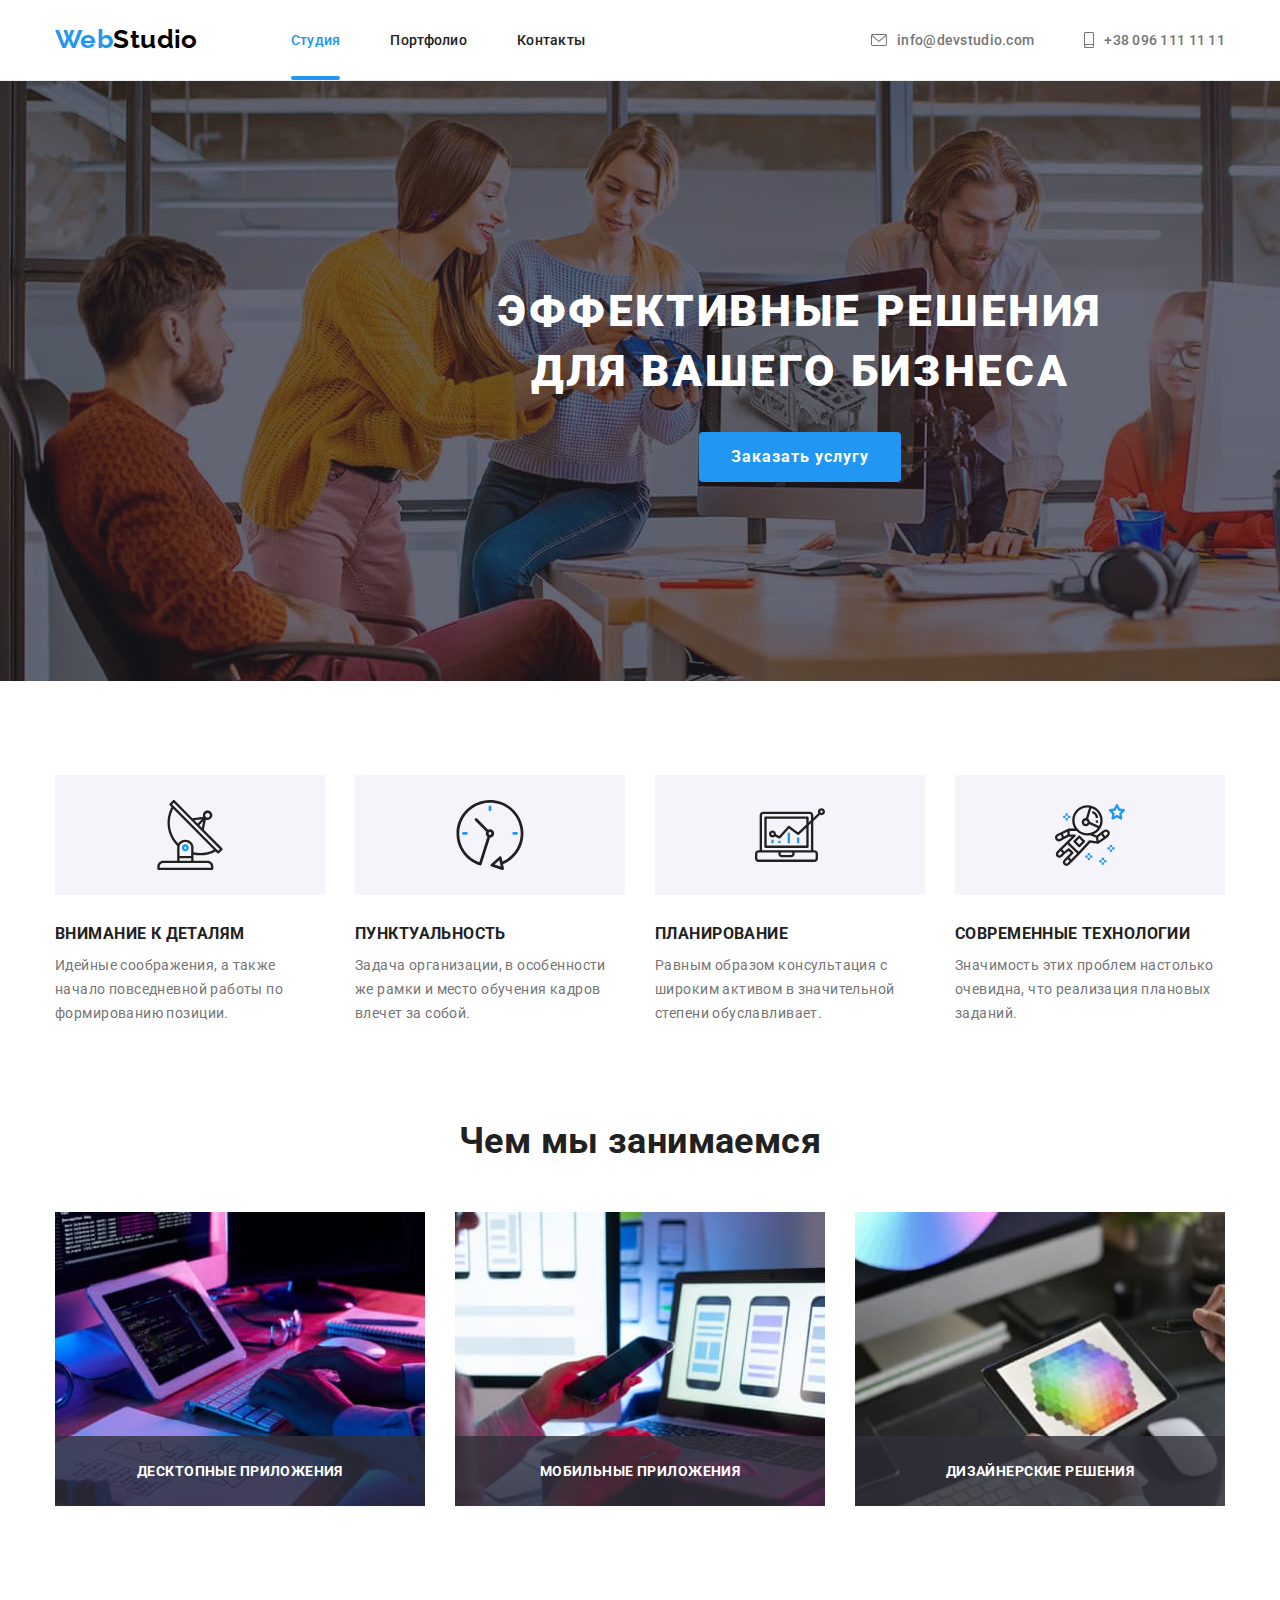
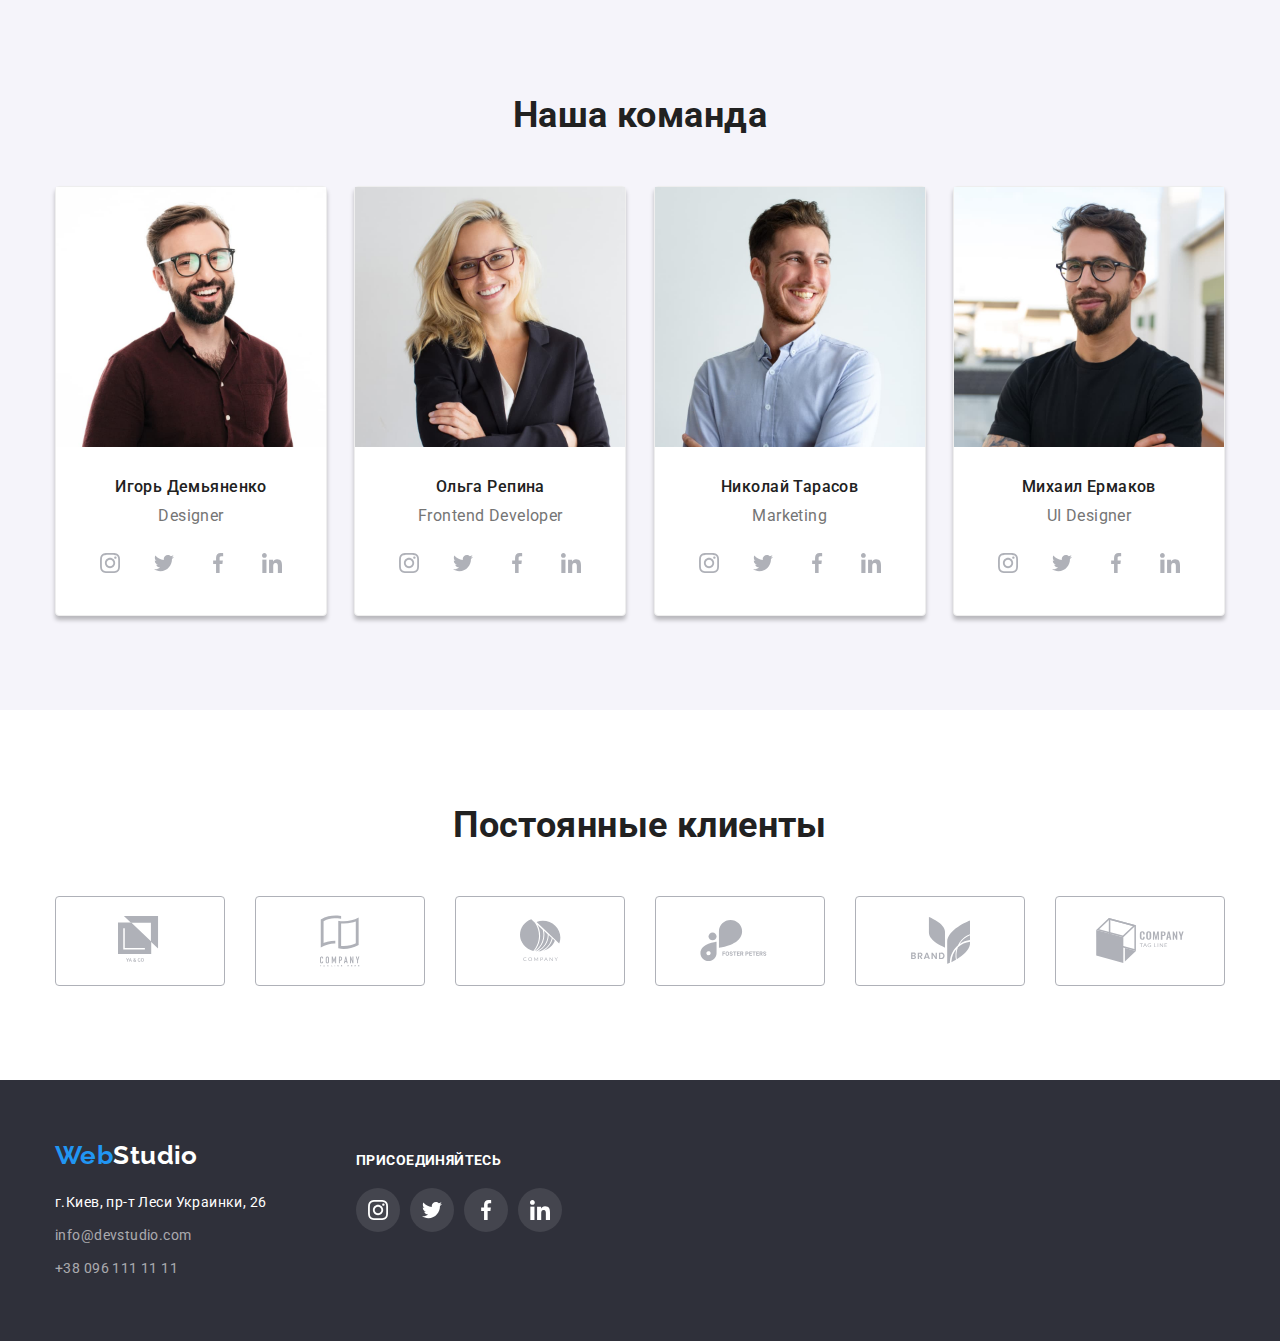
<file: index.html>
<!DOCTYPE html>
<html lang="ru">
  <head>
    <meta charset="UTF-8" />
    <meta name="description" content="Главная" />
    <link rel="shortcut icon" href="./image/favicon.ico" type="image/x-icon" />
    <title>Главная</title>
    <link rel="preconnect" href="https://fonts.gstatic.com" />
    <link
      rel="stylesheet"
      href="https://fonts.googleapis.com/css2?family=Raleway:wght@700&family=Roboto:wght@400;500;700;900&display=swap"
    />
    <link
      rel="stylesheet"
      href="https://cdnjs.cloudflare.com/ajax/libs/modern-normalize/1.0.0/modern-normalize.min.css"
    />
    <link rel="stylesheet" href="./css/styles.css" />
  </head>
  <body>
    <!--Шапка сайта-->
    <header class="sitehead">
      <div class="container headnav">
        <nav class="logsitcont-nav">
          <a href="./index.html" class="sitehead-logo link"
            ><span class="web link">Web</span>Studio</a>
          <ul class="site-nav">
            <li class="snav-link"><a href="./index.html" class="link current">Студия</a></li>
            <li class="snav-link"><a href="./portfolio.html" class="link">Портфолио</a></li>
            <li class="snav-link"><a href="#" class="link">Контакты</a></li>
          </ul>
        </nav>
        <ul class="contact-nav">
          <li class="cnav-link">
            <a href="mailto:info@devstudio.com" class="link">
              <svg class="cnav-icon" width="16" height="12">
                <use href="./image/sprite.svg#icon-envelope"></use></svg>info@devstudio.com</a>
          </li>
          <li class="cnav-link">
            <a href="tel:+380961111111" class="link">
              <svg class="cnav-icon" width="10" height="16">
                <use href="./image/sprite.svg#icon-phone"></use></svg>+38 096 111 11 11</a>
          </li>
        </ul>
      </div>
    </header>
    <main>
      <!--Эффективные решения-->
      <section class="solution">
        <div class="container">
          <h1 class="solution-title">Эффективные решения<br />для вашего бизнеса</h1>
          <button type="button" class="solution-button" data-modal-open>Заказать услугу</button>
        </div>
      </section>
      <div class="backdrop is-hidden" data-modal>
      <div class="modal">
        <button class="button-close" data-modal-close></button>
      </div>
         </div>
      
      <!--Наши преимущества-->
      <section class="advantages">
        <div class="container">
          <h2 hidden>Наши преимущества</h2>
          <ul class="advantages-list">
            <li class="card icon-antena">
              <h3 class="title">Внимание к деталям</h3>
              <p>
                Идейные соображения, а также начало повседневной работы по формированию позиции.
              </p>
            </li>
            <li class="card icon-clock">
              <h3 class="title">Пунктуальность</h3>
              <p>
                Задача организации, в особенности же рамки и место обучения кадров влечет за собой.
              </p>
            </li>
            <li class="card icon-diagram">
              <h3 class="title">Планирование</h3>
              <p>
                Равным образом консультация с широким активом в значительной степени обуславливает.
              </p>
            </li>
            <li class="card icon-astro">
              <h3 class="title">Современные технологии</h3>
              <p>Значимость этих проблем настолько очевидна, что реализация плановых заданий.</p>
            </li>
          </ul>
        </div>
      </section>
      <!--Чем мы занимаемся-->
      <section class="activities">
        <div class="container">
          <h2 class="activities-title">Чем мы занимаемся</h2>
          <ul class="activities-images">
            <li class="activities-card">
              <img
                src="./image/box1.jpg"
                alt="Набор руками на клавиатуре глядя на планшет и монитор"
                width="370"/>
                <p class="activities-list">Десктопные приложения</p>
            </li>
            <li class="activities-card">
              <img src="./image/box2.jpg" alt="Ноутбук и телефон в руках" width="370" />
              <p class="activities-list">Мобильные приложения</p>
            </li>
            <li class="activities-card">
              <img
                src="./image/box3.jpg"
                alt="Планшет в руках, мышка, клавиатура и монитор"
                width="370"
              />
              <p class="activities-list">Дизайнерские решения</p>
            </li>
          </ul>
        </div>
      </section>
      <!--Наша команда-->
      <section class="ourteam">
        <div class="container">
          <h2 class="ourteam-title">Наша команда</h2>
          <ul class="ourteam-list">
            <li class="team-card">
              <img
                class="ourteam-image"
                src="./image/pd.jpg"
                alt="Мужчина в очках и коричневой рубашке"
                width="270"
              />
              <div class="team-textblock">
                <h3 class="title">Игорь Демьяненко</h3>
                <p class="ourteam-profession" lang="en">Designer</p>
                <ul class="social-list">
                  <li class="social-list-item">
                    <a href="" class="social-list-link">
                      <svg class="social-list-icon" width="20" height="20">
                        <use href="./image/sprite.svg#icon-instagram"></use>
                      </svg>
                    </a>
                  </li>
                  <li class="social-list-item">
                    <a href="" class="social-list-link">
                      <svg class="social-list-icon" width="20" height="20">
                        <use href="./image/sprite.svg#icon-twitter"></use>
                      </svg>
                    </a>
                  </li>
                  <li class="social-list-item">
                    <a href="" class="social-list-link">
                      <svg class="social-list-icon" width="20" height="20">
                        <use href="./image/sprite.svg#icon-facebook"></use>
                      </svg>
                    </a>
                  </li>
                  <li class="social-list-item">
                    <a href="" class="social-list-link">
                      <svg class="social-list-icon" width="20" height="20">
                        <use href="./image/sprite.svg#icon-linkedin"></use>
                      </svg>
                    </a>
                  </li>
                </ul>
              </div>
            </li>
            <li class="team-card">
              <img
                class="ourteam-image"
                src="./image/fd.jpg"
                alt="Девушка с длинными волосами в очках и пиджаке"
                width="270"
              />
              <div class="team-textblock">
                <h3 class="title">Ольга Репина</h3>
                <p class="ourteam-profession" lang="en">Frontend Developer</p>
                <ul class="social-list">
                  <li class="social-list-item">
                    <a href="" class="social-list-link">
                      <svg class="social-list-icon" width="20" height="20">
                        <use href="./image/sprite.svg#icon-instagram"></use>
                      </svg>
                    </a>
                  </li>
                  <li class="social-list-item">
                    <a href="" class="social-list-link">
                      <svg class="social-list-icon" width="20" height="20">
                        <use href="./image/sprite.svg#icon-twitter"></use>
                      </svg>
                    </a>
                  </li>
                  <li class="social-list-item">
                    <a href="" class="social-list-link">
                      <svg class="social-list-icon" width="20" height="20">
                        <use href="./image/sprite.svg#icon-facebook"></use>
                      </svg>
                    </a>
                  </li>
                  <li class="social-list-item">
                    <a href="" class="social-list-link">
                      <svg class="social-list-icon" width="20" height="20">
                        <use href="./image/sprite.svg#icon-linkedin"></use>
                      </svg>
                    </a>
                  </li>
                </ul>
              </div>
            </li>
            <li class="team-card">
              <img
                class="ourteam-image"
                src="./image/m.jpg"
                alt="Мужчина в голубой рубашке"
                width="270"
              />
              <div class="team-textblock">
                <h3 class="title">Николай Тарасов</h3>
                <p class="ourteam-profession" lang="en">Marketing</p>
                <ul class="social-list">
                  <li class="social-list-item">
                    <a href="" class="social-list-link">
                      <svg class="social-list-icon" width="20" height="20">
                        <use href="./image/sprite.svg#icon-instagram"></use>
                      </svg>
                    </a>
                  </li>
                  <li class="social-list-item">
                    <a href="" class="social-list-link">
                      <svg class="social-list-icon" width="20" height="20">
                        <use href="./image/sprite.svg#icon-twitter"></use>
                      </svg>
                    </a>
                  </li>
                  <li class="social-list-item">
                    <a href="" class="social-list-link">
                      <svg class="social-list-icon" width="20" height="20">
                        <use href="./image/sprite.svg#icon-facebook"></use>
                      </svg>
                    </a>
                  </li>
                  <li class="social-list-item">
                    <a href="" class="social-list-link">
                      <svg class="social-list-icon" width="20" height="20">
                        <use href="./image/sprite.svg#icon-linkedin"></use>
                      </svg>
                    </a>
                  </li>
                </ul>
              </div>
            </li>
            <li class="team-card">
              <img
                class="ourteam-image"
                src="./image/uid.jpg"
                alt="Мужчина в очках и черной футболке"
                width="270"
              />
              <div class="team-textblock">
                <h3 class="title">Михаил Ермаков</h3>
                <p class="ourteam-profession" lang="en">UI Designer</p>
                <ul class="social-list">
                  <li class="social-list-item">
                    <a href="" class="social-list-link">
                      <svg class="social-list-icon" width="20" height="20">
                        <use href="./image/sprite.svg#icon-instagram"></use>
                      </svg>
                    </a>
                  </li>
                  <li class="social-list-item">
                    <a href="" class="social-list-link">
                      <svg class="social-list-icon" width="20" height="20">
                        <use href="./image/sprite.svg#icon-twitter"></use>
                      </svg>
                    </a>
                  </li>
                  <li class="social-list-item">
                    <a href="" class="social-list-link">
                      <svg class="social-list-icon" width="20" height="20">
                        <use href="./image/sprite.svg#icon-facebook"></use>
                      </svg>
                    </a>
                  </li>
                  <li class="social-list-item">
                    <a href="" class="social-list-link">
                      <svg class="social-list-icon" width="20" height="20">
                        <use href="./image/sprite.svg#icon-linkedin"></use>
                      </svg>
                    </a>
                  </li>
                </ul>
              </div>
            </li>
          </ul>
        </div>
      </section>
      <!--Постоянные клиенты-->
      <section class="regular-customers">
        <div class="container">
          <h2 class="regular-customers-title">Постоянные клиенты</h2>
          <ul class="regular-customers-list">
            <li class="regcust-item">
              <a href="" class="regcust-link">
                <svg class="regcust-icon logo1" width="44.27" height="49">
                  <use href="./image/sprite.svg#icon-logo1"></use>
                </svg>
              </a>
            </li>
            <li class="regcust-item">
              <a href="" class="regcust-link">
                <svg class="regcust-icon logo2" width="40" height="52">
                  <use href="./image/sprite.svg#icon-logo2"></use>
                </svg>
              </a>
            </li>
            <li class="regcust-item">
              <a href="" class="regcust-link">
                <svg class="regcust-icon logo3" width="41" height="42.6">
                  <use href="./image/sprite.svg#icon-logo3"></use>
                </svg>
              </a>
            </li>
            <li class="regcust-item">
              <a href="" class="regcust-link">
                <svg class="regcust-icon logo4" width="79.66" height="42.02">
                  <use href="./image/sprite.svg#icon-logo4"></use>
                </svg>
              </a>
            </li>
            <li class="regcust-item">
              <a href="" class="regcust-link">
                <svg class="regcust-icon logo5" width="59" height="47">
                  <use href="./image/sprite.svg#icon-logo5"></use>
                </svg>
              </a>
            </li>
            <li class="regcust-item">
              <a href="" class="regcust-link">
                <svg class="regcust-icon logo6" width="88.48" height="45.44">
                  <use href="./image/sprite.svg#icon-logo6"></use>
                </svg>
              </a>
            </li>
          </ul>
        </div>
      </section>
    </main>
    <!--Футер-->
    <footer class="basement">
      <div class="container base">
        <div class="basement-contacts">
          <p class="basement-logo"><span class="web">Web</span>Studio</p>
          <address>
            <ul>
              <li><p class="basement-address">г.Киев, пр-т Леси Украинки, 26</p></li>
              <li>
                <a href="mailto:info@devstudio.com" class="basement-contactmail"
                  >info@devstudio.com</a
                >
              </li>
              <li><a href="tel:+380961111111" class="basement-contacttel">+38 096 111 11 11</a></li>
            </ul>
          </address>
        </div>
        <div class="basesocial">
          <p class="connect">Присоединяйтесь</p>
          <ul class="basesocial-list">
            <li class="basesocial-list-item">
              <a href="" class="basesocial-list-link">
                <svg class="basesocial-list-icon" width="20" height="20">
                  <use href="./image/sprite.svg#icon-instagram"></use>
                </svg>
              </a>
            </li>
            <li class="basesocial-list-item">
              <a href="" class="basesocial-list-link">
                <svg class="basesocial-list-icon" width="20" height="20">
                  <use href="./image/sprite.svg#icon-twitter"></use>
                </svg>
              </a>
            </li>
            <li class="basesocial-list-item">
              <a href="" class="basesocial-list-link">
                <svg class="basesocial-list-icon" width="20" height="20">
                  <use href="./image/sprite.svg#icon-facebook"></use>
                </svg>
              </a>
            </li>
            <li class="basesocial-list-item">
              <a href="" class="basesocial-list-link">
                <svg class="basesocial-list-icon" width="20" height="20">
                  <use href="./image/sprite.svg#icon-linkedin"></use>
                </svg>
              </a>
            </li>
          </ul>
        </div>
      </div>
    </footer>
    <script src="./js/modal.js"></script>
  </body>
</html>
</file>
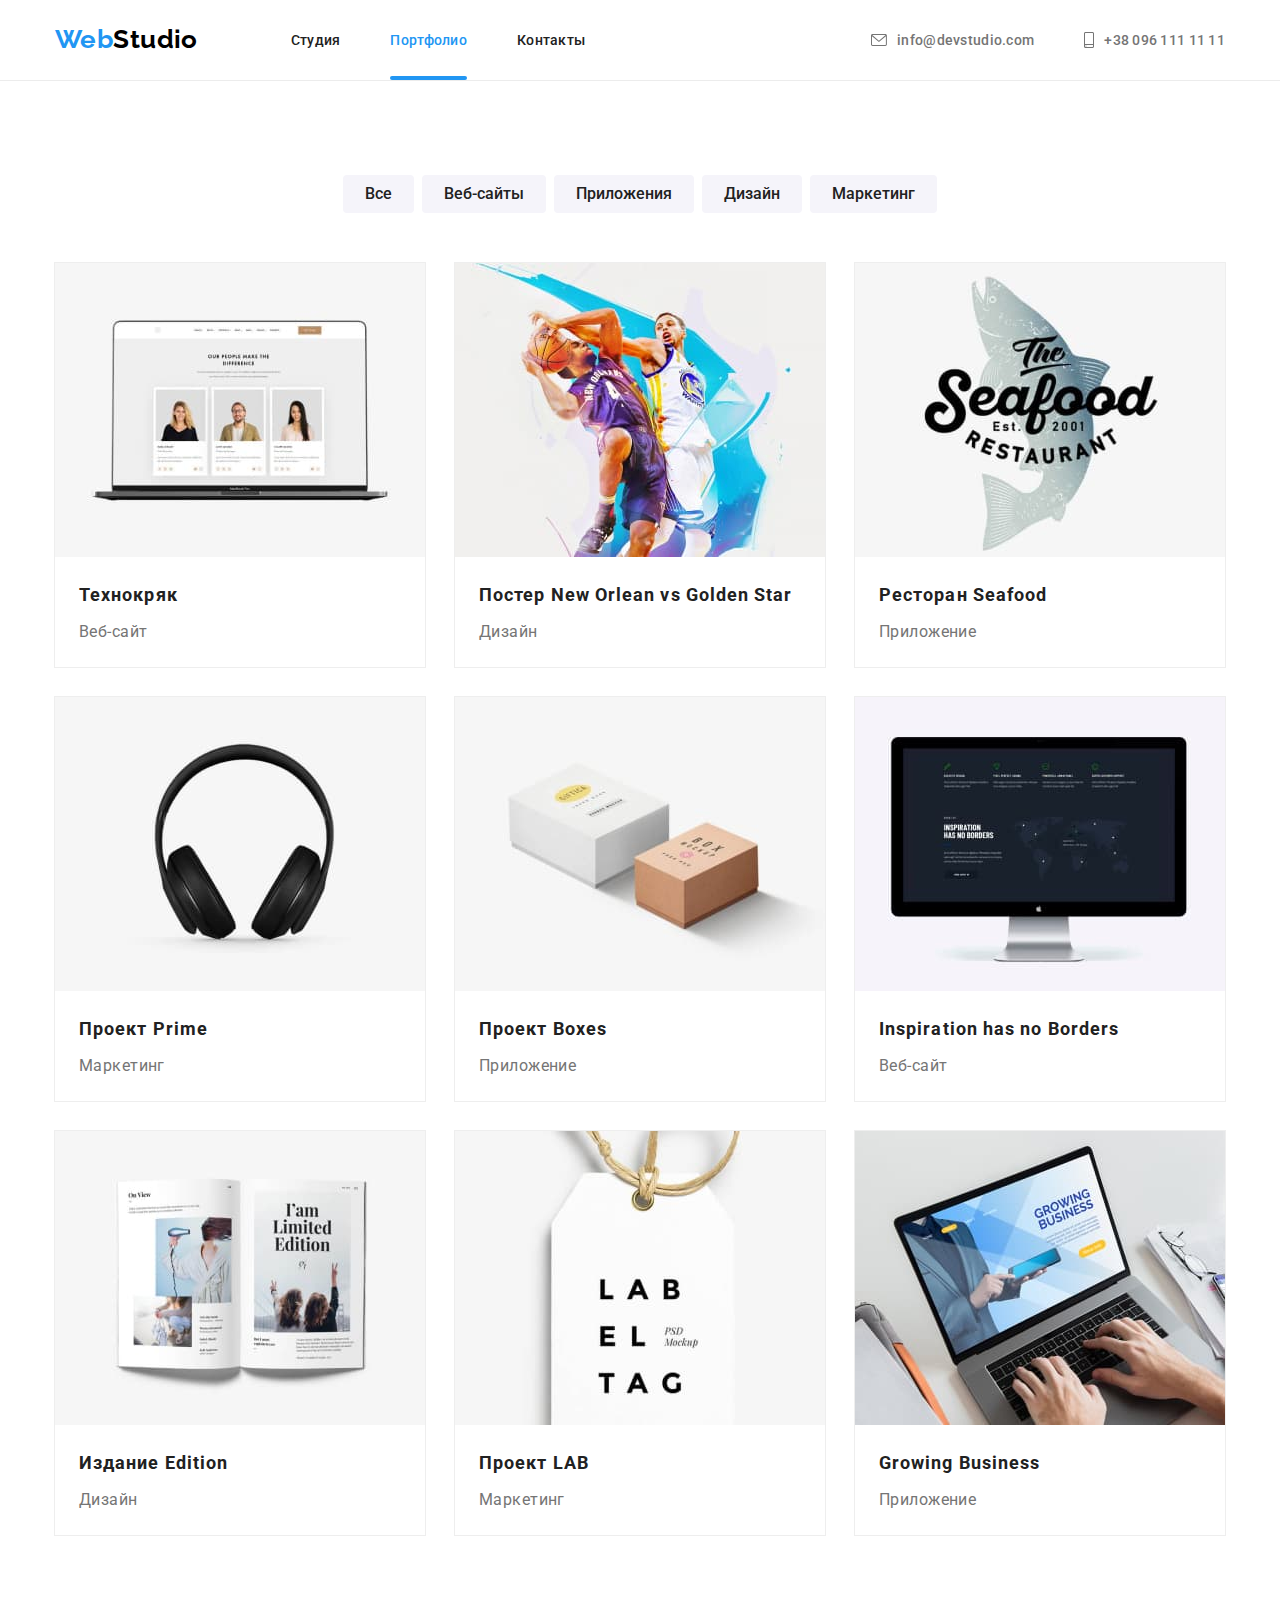
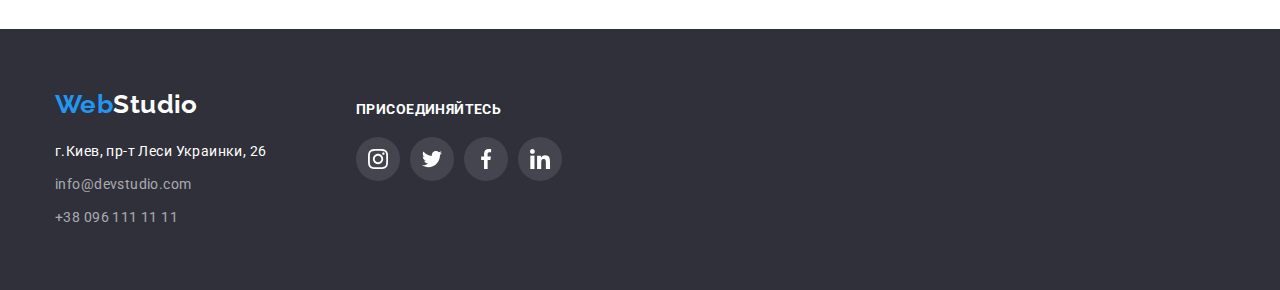
<file: portfolio.html>
<!DOCTYPE html>
<html lang="ru">
  <head>
    <meta charset="UTF-8" />
    <meta name="description" content="Портфолио" />
    <link rel="shortcut icon" href="./image/favicon.ico" type="image/x-icon" />
    <title>Портфолио</title>
    <link rel="preconnect" href="https://fonts.gstatic.com" />
    <link
      rel="stylesheet"
      href="https://fonts.googleapis.com/css2?family=Raleway:wght@700&family=Roboto:wght@400;500;700;900&display=swap"
    />
    <link
      rel="stylesheet"
      href="https://cdnjs.cloudflare.com/ajax/libs/modern-normalize/1.0.0/modern-normalize.min.css"
    />
    <link rel="stylesheet" href="./css/styles.css" />
  </head>
  <body>
    <!--Шапка сайта-->
    <header class="sitehead">
      <div class="container headnav">
        <nav class="logsitcont-nav">
          <a href="./index.html" class="sitehead-logo link"
            ><span class="web link">Web</span>Studio</a
          >
          <ul class="site-nav">
            <li class="snav-link"><a href="./index.html" class="link">Студия</a></li>
            <li class="snav-link"><a href="./portfolio.html" class="link current">Портфолио</a></li>
            <li class="snav-link"><a href="#" class="link">Контакты</a></li>
          </ul>
        </nav>
        <ul class="contact-nav">
          <li class="cnav-link">
            <a href="mailto:info@devstudio.com" class="link">
              <svg class="cnav-icon" width="16" height="12">
                <use href="./image/sprite.svg#icon-envelope"></use></svg
              >info@devstudio.com</a
            >
          </li>
          <li class="cnav-link">
            <a href="tel:+380961111111" class="link">
              <svg class="cnav-icon" width="10" height="16">
                <use href="./image/sprite.svg#icon-phone"></use></svg
              >+38 096 111 11 11</a
            >
          </li>
        </ul>
      </div>
    </header>
    <main>
      <!--Портфолио-->
      <section class="examples">
        <div class="container">
          <h1 hidden>Портфолио</h1>
          <ul class="examples-buttlist">
            <li class="exam-butt"><button type="button" class="examples-button">Все</button></li>
            <li class="exam-butt">
              <button type="button" class="examples-button">Веб-сайты</button>
            </li>
            <li class="exam-butt">
              <button type="button" class="examples-button">Приложения</button>
            </li>
            <li class="exam-butt"><button type="button" class="examples-button">Дизайн</button></li>
            <li class="exam-butt">
              <button type="button" class="examples-button">Маркетинг</button>
            </li>
          </ul>
          <ul class="examples-list">
            <li class="examples-card">
              <a class="examples-link" href="#">
                <div class="overlay-eximg">
                  <p class="overlay">
                    Технокряк это современная площадка распространения коронавируса. Компании
                    используют эту платформу для цифрового шпионажа и атак на защищённые сервера
                    конкурентов.
                  </p>
                  <img
                    class="examples-image"
                    src="./image-p/tk.jpg"
                    alt="Раскрытый ноут"
                    width="370"
                  />
                </div>
                <div class="port-textblock">
                  <h2 class="title">Технокряк</h2>
                  <p class="examples-text">Веб-сайт</p>
                </div>
              </a>
            </li>
            <li class="examples-card">
              <a class="examples-link" href="#">
                <div class="overlay-eximg">
                  <p class="overlay">
                    Технокряк это современная площадка распространения коронавируса. Компании
                    используют эту платформу для цифрового шпионажа и атак на защищённые сервера
                    конкурентов.
                  </p>
                  <img
                    class="examples-image"
                    src="./image-p/pno.jpg"
                    alt="Баскетболисты"
                    width="370"
                  />
                </div>
                <div class="port-textblock">
                  <h2 class="title">Постер <span lang="en">New Orlean vs Golden Star</span></h2>
                  <p class="examples-text">Дизайн</p>
                </div>
              </a>
            </li>
            <li class="examples-card">
              <a class="examples-link" href="#">
                <div class="overlay-eximg">
                  <p class="overlay">
                    Технокряк это современная площадка распространения коронавируса. Компании
                    используют эту платформу для цифрового шпионажа и атак на защищённые сервера
                    конкурентов.
                  </p>
                  <img
                    class="examples-image"
                    src="./image-p/rs.jpg"
                    alt="Реклама ресторана"
                    width="370"
                  />
                </div>
                <div class="port-textblock">
                  <h2 class="title">Ресторан <span lang="en">Seafood</span></h2>
                  <p class="examples-text">Приложение</p>
                </div>
              </a>
            </li>
            <li class="examples-card">
              <a class="examples-link" href="#">
                <div class="overlay-eximg">
                  <p class="overlay">
                    Технокряк это современная площадка распространения коронавируса. Компании
                    используют эту платформу для цифрового шпионажа и атак на защищённые сервера
                    конкурентов.
                  </p>
                  <img class="examples-image" src="./image-p/pp.jpg" alt="Наушники" width="370" />
                </div>
                <div class="port-textblock">
                  <h2 class="title">Проект <span lang="en">Prime</span></h2>
                  <p class="examples-text">Маркетинг</p>
                </div>
              </a>
            </li>
            <li class="examples-card">
              <a class="examples-link" href="#">
                <div class="overlay-eximg">
                  <p class="overlay">
                    Технокряк это современная площадка распространения коронавируса. Компании
                    используют эту платформу для цифрового шпионажа и атак на защищённые сервера
                    конкурентов.
                  </p>
                  <img
                    class="examples-image"
                    src="./image-p/pb.jpg"
                    alt="Два коробка"
                    width="370"
                  />
                </div>
                <div class="port-textblock">
                  <h2 class="title">Проект <span lang="en">Boxes</span></h2>
                  <p class="examples-text">Приложение</p>
                </div>
              </a>
            </li>
            <li class="examples-card">
              <a class="examples-link" href="#">
                <div class="overlay-eximg">
                  <p class="overlay">
                    Технокряк это современная площадка распространения коронавируса. Компании
                    используют эту платформу для цифрового шпионажа и атак на защищённые сервера
                    конкурентов.
                  </p>
                  <img class="examples-image" src="./image-p/inb.jpg" alt="Монитор" width="370" />
                </div>
                <div class="port-textblock">
                  <h2 class="title" lang="en">Inspiration has no Borders</h2>
                  <p class="examples-text">Веб-сайт</p>
                </div>
              </a>
            </li>
            <li class="examples-card">
              <a class="examples-link" href="#">
                <div class="overlay-eximg">
                  <p class="overlay">
                    Технокряк это современная площадка распространения коронавируса. Компании
                    используют эту платформу для цифрового шпионажа и атак на защищённые сервера
                    конкурентов.
                  </p>
                  <img
                    class="examples-image"
                    src="./image-p/le.jpg"
                    alt="Раскрытая книга"
                    width="370"
                  />
                </div>
                <div class="port-textblock">
                  <h2 class="title">Издание <span lang="en">Edition</span></h2>
                  <p class="examples-text">Дизайн</p>
                </div>
              </a>
            </li>
            <li class="examples-card">
              <a class="examples-link" href="#">
                <div class="overlay-eximg">
                  <p class="overlay">
                    Технокряк это современная площадка распространения коронавируса. Компании
                    используют эту платформу для цифрового шпионажа и атак на защищённые сервера
                    конкурентов.
                  </p>
                  <img class="examples-image" src="./image-p/pl.jpg" alt="Ярлык" width="370" />
                </div>
                <div class="port-textblock">
                  <h2 class="title">Проект <span lang="en">LAB</span></h2>
                  <p class="examples-text">Маркетинг</p>
                </div>
              </a>
            </li>
            <li class="examples-card">
              <a class="examples-link" href="#">
                <div class="overlay-eximg">
                  <p class="overlay">
                    Технокряк это современная площадка распространения коронавируса. Компании
                    используют эту платформу для цифрового шпионажа и атак на защищённые сервера
                    конкурентов.
                  </p>
                  <img
                    class="examples-image"
                    src="./image-p/gb.jpg"
                    alt="Набор текста на ноуте"
                    width="370"
                  />
                </div>
                <div class="port-textblock">
                  <h2 class="title" lang="en">Growing Business</h2>
                  <p class="examples-text">Приложение</p>
                </div>
              </a>
            </li>
          </ul>
        </div>
      </section>
    </main>
    <!--Футер-->
    <footer class="basement">
      <div class="container base">
        <div class="basement-contacts">
          <p class="basement-logo"><span class="web">Web</span>Studio</p>
          <address>
            <ul>
              <li><p class="basement-address">г.Киев, пр-т Леси Украинки, 26</p></li>
              <li>
                <a href="mailto:info@devstudio.com" class="basement-contactmail"
                  >info@devstudio.com</a
                >
              </li>
              <li><a href="tel:+380961111111" class="basement-contacttel">+38 096 111 11 11</a></li>
            </ul>
          </address>
        </div>
        <div class="basesocial">
          <p class="connect">ПРИСОЕДИНЯЙТЕСЬ</p>
          <ul class="basesocial-list">
            <li class="basesocial-list-item">
              <a href="" class="basesocial-list-link">
                <svg class="basesocial-list-icon" width="20" height="20">
                  <use href="./image/sprite.svg#icon-instagram"></use>
                </svg>
              </a>
            </li>
            <li class="basesocial-list-item">
              <a href="" class="basesocial-list-link">
                <svg class="basesocial-list-icon" width="20" height="20">
                  <use href="./image/sprite.svg#icon-twitter"></use>
                </svg>
              </a>
            </li>
            <li class="basesocial-list-item">
              <a href="" class="basesocial-list-link">
                <svg class="basesocial-list-icon" width="20" height="20">
                  <use href="./image/sprite.svg#icon-facebook"></use>
                </svg>
              </a>
            </li>
            <li class="basesocial-list-item">
              <a href="" class="basesocial-list-link">
                <svg class="basesocial-list-icon" width="20" height="20">
                  <use href="./image/sprite.svg#icon-linkedin"></use>
                </svg>
              </a>
            </li>
          </ul>
        </div>
      </div>
    </footer>
  </body>
</html>
</file>
<file: css/styles.css>
:root {
  --logo-color: #000000;
  --main-lite-color: #ffffff;
  --main-textcolor: #757575;
  --sec-textcolor: #212121;
  --accent-color: #2196f3;
  --iconteam-color: #afb1b8;
  --back1-color: #2f303a;
  --back2-color: #f5f4fa;
  --back3-color: #2f303a;
  --bord-port-color: #eeeeee;
  --siteheadbord-color: #ececec;
  --basecont-color: rgba(255, 255, 255, 0.6);
  --footsoc-color: rgba(255, 255, 255, 0.1);
  --bgrd-color: rgba(47, 48, 58, 0.4);
  --teamshad-color: rgba(0, 0, 0, 0.25);
  --second-font: Raleway, sans-serif;
  --cubic-effect: cubic-bezier(0.4, 0, 0.2, 1);
}
* {
  list-style: none;
  text-decoration: none;
}
h1,
h2,
h3,
h4,
h5,
h6,
p {
  margin: 0;
}
ul {
  padding: 0;
  margin: 0;
}
img {
  display: block;
}
body {
  background-color: var(--main-lite-color);
  color: var(--main-textcolor);
  font-family: Roboto, sans-serif;
  font-weight: 400;
  font-size: 14px;
  letter-spacing: 0.03em;
}
.container {
  width: 1200px;
  padding-left: 15px;
  padding-right: 15px;
  margin: 0 auto;
}
/* Шапка сайта */
.sitehead {
  border-bottom: 1px solid var(--siteheadbord-color);
}
.headnav {
  display: flex;
  align-items: center;
}
.logsitcont-nav {
  display: flex;
  align-items: center;
}
.sitehead-logo.link {
  padding-top: 24px;
  padding-bottom: 25px;
  margin-right: 93px;
  color: var(--logo-color);
  transition: color 250ms var(--cubic-effect);

  font-family: var(--second-font);
  font-weight: 700;
  font-size: 26px;
  line-height: 1.2;
}
.web {
  padding-top: 24px;
  padding-bottom: 25px;
  color: var(--accent-color);

  font-family: var(--second-font);
  font-weight: 700;
  font-size: 26px;
  line-height: 1.2;
}
.site-nav {
  display: flex;
}
.site-nav .link {
  display: block;
  padding-top: 32px;
  padding-bottom: 32px;
  color: var(--sec-textcolor);
  transition: color 250ms var(--cubic-effect);

  font-weight: 500;
  line-height: 1.143;
  letter-spacing: 0.02em;
}
.site-nav .snav-link:not(:last-child) {
  margin-right: 50px;
}
.contact-nav {
  display: flex;
  margin-left: auto;
}
.cnav-icon {
  margin-right: 10px;
  fill: var(--main-textcolor);
  transition: fill 250ms var(--cubic-effect);
}
.contact-nav .cnav-link:not(:last-child) {
  margin-right: 50px;
}
.contact-nav .link {
  display: flex;
  align-items: center;
  padding-top: 32px;
  padding-bottom: 32px;
  color: var(--main-textcolor);
  transition: color 250ms var(--cubic-effect);

  font-weight: 500;
  line-height: 1.143;
  letter-spacing: 0.02em;
}
.contact-nav .link + .link {
  margin-left: 50px;
}
.snav-link {
  position: relative;
  transition: color 250ms var(--cubic-effect);
}
.site-nav .current {
color: var(--accent-color);
}
.site-nav .current::after {
  content: "";
  position: absolute;
  left: 0;
  bottom: 0;
  display: block;
  width: 100%;
  height: 4px;
  border-radius: 2px;
  background-color: var(--accent-color);
}

.link:hover,
.link:focus {
  color: var(--accent-color)
}
.link:hover .cnav-icon,
.link:focus .cnav-icon {
  fill: var(--accent-color);
}
/* Эффективные решения */
.solution {
  width: 1600px;
  height: 600px;
  margin-left: auto;
  margin-right: auto;
  background-image: linear-gradient(to right, var(--bgrd-color), var(--bgrd-color)),
    url(../image/back.jpg);
  background-repeat: no-repeat;
  background-size: cover;
  background-position: center;
  padding-top: 200px;
  padding-bottom: 200px;
  background-color: var(--back1-color);
  text-align: center;
}
.solution-title {
  margin-bottom: 30px;
  color: var(--main-lite-color);
  font-weight: 900;
  font-size: 44px;
  line-height: 1.37;
  letter-spacing: 0.06em;
  text-transform: uppercase;
}
.solution-button {
  display: inline-block;
  border-radius: 4px;
  padding: 10px 32px;
  border: none;
  background-color: var(--accent-color);
  color: var(--main-lite-color);

  font-family: inherit;
  font-weight: 700;
  font-size: 16px;
  line-height: 1.875;
  letter-spacing: 0.06em;
  cursor: pointer;
}
.backdrop {
  position: absolute;
  top: 0;
  left: 0;
  width: 1600px;
  height: 1024px;
  background-color: rgba(0, 0, 0, 0.2);
  opacity: 1;
  transition: opacity 250ms var(--cubic-effect);
}
.backdrop.is-hidden {
  opacity: 0;
  pointer-events: none;
}
.backdrop.is-hidden .modal {
transform: translate(-50%, -50%) scale(1.2);
}
.modal { 
  position: absolute;
  top: 50%;
  left: 50%;
  transform: translate(-50%, -50%) scale(1);
  transition: transform 250ms var(--cubic-effect);
  display: flex;
  align-items: start;
  justify-content: flex-end;
  min-width: 528px;
  min-height: 581px;
  background-color: var(--main-lite-color);
  border-radius: 4px; 
 }

 .button-close {
  display: block;
  position: absolute;
  top: 8px;
  right: 8px;
  width: 30px;
  height: 30px;
  border: 1px solid rgba(0, 0, 0, 0.1);
  border-radius: 50%;
  background-color: var(--main-lite-color);
  background-image: url(../image/close.svg);
  background-repeat: no-repeat;
  background-position: center;
  cursor: pointer;
}

/* Наши преимущества */
.advantages {
  padding-top: 94px;
  padding-bottom: 94px;
}
.advantages-list {
  display: flex;
}
.card {
  min-width: 270px;
}
.card:not(:last-child) {
  margin-right: 30px;
}
.card::before {
  display: block;
  content: "";
  height: 120px;
  margin-bottom: 30px;
  background-size: auto;
  background-repeat: no-repeat;
  background-position: center;
  background-color: var(--back2-color);
}
.icon-antena::before {
  background-image: url(../image/antenna\ 1.svg);
}
.icon-clock::before {
  background-image: url(../image/clock\ 1.svg);
}
.icon-diagram::before {
  background-image: url(../image/diagram\ 1.svg);
}
.icon-astro::before {
  background-image: url(../image/astronaut\ 1.svg);
}
.advantages-list .title {
  margin-bottom: 10px;
  color: var(--sec-textcolor);

  font-weight: 700;
  line-height: 1.143;
  text-transform: uppercase;
}
.advantages-list {
  font-weight: normal;
  line-height: 1.71;
}
/* Чем мы занимаемся */
.activities {
  padding-bottom: 94px;
}
.activities-images {
  display: flex;
  justify-content: space-between;
}
.activities-title {
  margin-bottom: 50px;
  color: var(--sec-textcolor);

  font-weight: 700;
  font-size: 36px;
  line-height: 1.167;
  text-align: center;
}
.activities-card {
  position: relative;
  }
.activities-list {
  position: absolute;
  display: flex;
  align-items: center;
  justify-content: center;
  bottom: 0;
  margin: 0;
  width: 100%;
  height: 70px;
  font-size: 14px;
  line-height: 1.143;
  font-weight: 700;
  letter-spacing: 0.03em;
  text-transform: uppercase;
  background: rgba(47, 48, 58, 0.8);
  color: var(--main-lite-color);
}
/* Наша команда */
.ourteam {
  padding-top: 94px;
  padding-bottom: 94px;
  background-color: var(--back2-color);

  font-size: 16px;
  line-height: 1.188;
}
.ourteam-list {
  display: flex;
  justify-content: space-between;
}
.team-card {
  background-color: var(--main-lite-color);
  border: 1px solid var(--bord-port-color);
  border-radius: 0px 0px 4px 4px;
  box-shadow: 0px 4px 4px var(--teamshad-color);
  border-radius: 4px;
}
.ourteam-title {
  margin-bottom: 50px;
  color: var(--sec-textcolor);

  font-weight: 700;
  font-size: 36px;
  line-height: 1.167;
  text-align: center;
}
.team-textblock {
  padding: 30px 32px;
}
.ourteam-list .title {
  display: flex;
  justify-content: center;
  margin-bottom: 10px;
  color: var(--sec-textcolor);

  font-weight: 500;
  font-size: 16px;
  line-height: 1.188;
}
.ourteam-profession {
  display: flex;
  justify-content: center;
  margin-bottom: 16px;
}
.social-list {
  display: flex;
  justify-content: space-between;
}
.social-list-item {
  display: flex;
  width: 44px;
  height: 44px;
}
.social-list-link {
  display: flex;
  justify-content: center;
  align-items: center;
  width: 100%;
  height: 100%;
  background-color: var(--main-lite-color);
  fill: var(--iconteam-color);
  border-radius: 50%;
  transition: fill, background-color 250ms var(--cubic-effect);
  
}
.social-list-link:hover,
.social-list-link:focus {
  background-color: var(--accent-color);
  fill: var(--main-lite-color);
  
}
/*.social-list-icon {
  fill: var(--iconteam-color);
  transition: fill 250ms var(--cubic-effect);
}
.social-list-link:hover .social-list-icon,
.social-list-link:focus .social-list-icon {
  fill: var(--main-lite-color);
}
/* Постоянные клиенты */
.regular-customers {
  padding-top: 94px;
  padding-bottom: 94px;
}
.regular-customers-title {
  margin-bottom: 50px;
  color: var(--sec-textcolor);

  font-weight: 700;
  font-size: 36px;
  line-height: 1.167;
  text-align: center;
}
.regular-customers-list {
  display: flex;
  justify-content: space-between;
}
.regcust-icon {
  fill: var(--iconteam-color);
  transition: fill 250ms var(--cubic-effect);
}
.regcust-item {
  display: flex;
  min-width: 170px;
  height: 90px;
}
.regcust-link {
  width: 100%;
  height: 100%;
  display: flex;
  justify-content: center;
  align-items: center;
  border: 1px solid var(--iconteam-color);
  border-radius: 4px;
  transition: border 250ms var(--cubic-effect);
}
.regcust-link:hover,
.regcust-link:focus {
  border: 1px solid var(--accent-color);
}
.regcust-link:hover .regcust-icon,
.regcust-link:focus .regcust-icon {
  fill: var(--accent-color);
}
/* Портфолио */
.examples {
  padding-top: 94px;
  padding-bottom: 94px;
}
.examples-buttlist {
  display: flex;
  justify-content: center;
  margin-bottom: 50px;
}
.examples-button {
  display: inline-block;
  border-radius: 4px;
  padding: 5.89px 22px;
  border: none;
  background-color: var(--back2-color);
  color: var(--sec-textcolor);
  box-shadow: none;
  cursor: pointer;

  font-family: inherit;
  font-weight: 500;
  font-size: 16px;
  line-height: 1.625;
  text-align: center;
  transition: background-color 250ms var(--cubic-effect), color 250ms var(--cubic-effect), box-shadow 250ms var(--cubic-effect);
}

.examples-buttlist .exam-butt:not(:last-child) {
  margin-right: 8px;
}
.examples-list {
  display: flex;
  flex-wrap: wrap;
  margin: -15px;
}
.examples-card {
  min-width: 370px;
  margin: 14px;
  border: 1px solid var(--bord-port-color);
}
.examples-link {
  display: block;
  box-shadow: none;
  transition: box-shadow 250ms var(--cubic-effect);
}
.examples-link:hover,
.examples-link:focus {
  box-shadow: 0px 1px 1px rgba(0, 0, 0, 0.12), 0px 4px 4px rgba(0, 0, 0, 0.06),
    1px 4px 6px rgba(0, 0, 0, 0.16);
}
.overlay-eximg {
  position: relative;
  overflow: hidden;
  width: 370px;
  height: 294px;
}
.overlay {
  width: 100%;
  height: 100%;
  transform: translateY(100%);
  position: absolute;
  bottom: 0;
  opacity: 0;
  transition: transform 250ms var(--cubic-effect);
  background-color: rgba(33, 150, 243, 0.9);
  padding: 63px 24px;
  font-size: 18px;
  line-height: 1.56;
  color: var(--main-lite-color);
  outline: 2px solid teal;
}
.examples-card:hover .overlay,
.examples-card:focus .overlay {
  transform: translateY(0%);
  opacity: 1;
}


.port-textblock {
  padding: 20px 24px;
}
.examples-text {
  color: var(--main-textcolor);
}
.examples-button:hover,
.examples-button:focus {
  background-color: var(--accent-color);
  color: var(--main-lite-color);
  box-shadow: 0px 3px 1px rgba(0, 0, 0, 0.1), 0px 1px 2px rgba(0, 0, 0, 0.08),
    0px 2px 2px rgba(0, 0, 0, 0.12);
}
.examples-list {
  font-size: 16px;
  line-height: 1.875;
}
.examples-list .title {
  margin-bottom: 4px;
  color: var(--sec-textcolor);

  font-weight: 700;
  font-size: 18px;
  line-height: 2;
  letter-spacing: 0.06em;
}
/* Футер */
.basement {
  padding-top: 60px;
  padding-bottom: 60px;
  background-color: var(--back3-color);
}
.base {
  display: flex;
}
.basement-contacts {
  margin-right: 70px;
}
.basement-logo {
  display: inline-box;
  width: 145px;
  height: 31px;
  margin-bottom: 20px;
  color: var(--main-lite-color);
  font-family: Raleway, sans-serif;
  font-weight: 700;
  font-size: 26px;
  line-height: 1.2;
}
address {
  font-style: normal;
}
.basement-address {
  display: inline-block;
  min-width: 231px;
  margin-bottom: 9px;
  color: var(--main-lite-color);

  line-height: 1.71;
}
.basement-contactmail {
  display: inline-block;
  min-width: 231px;
  margin-bottom: 9px;
  color: var(--basecont-color);
  transition: color 250ms var(--cubic-effect);

  line-height: 1.71;
}
.basement-contacttel {
  display: inline-block;
  min-width: 231px;
  color: var(--basecont-color);
  transition: color 250ms var(--cubic-effect);

  line-height: 1.71;
}
.basement-contactmail:hover,
.basement-contacttel:hover,
.basement-contactmail:focus,
.basement-contacttel:focus {
color: var(--main-lite-color);
}
.connect {
  margin-bottom: 20px;
  margin-top: 12px;
  width: 145px;
  height: 16px;
  font-size: 14px;
  font-weight: 700;
  line-height: 1.17;
  text-transform: uppercase;

  color: var(--main-lite-color);
}
.basesocial-list {
  display: flex;
  justify-content: space-between;
  width: 206px;
}
.basesocial-list-item {
  width: 44px;
  height: 44px;
}
.basesocial-list-link {
  display: flex;
  justify-content: center;
  align-items: center;
  width: 100%;
  height: 100%;
  background-color: var(--footsoc-color);
  transition: background-color 250ms var(--cubic-effect);
  border-radius: 50%;
}
.basesocial-list-link:hover,
.basesocial-list-link:focus {
  background-color: var(--accent-color);
}
.basesocial-list-icon {
  fill: var(--main-lite-color);
}

/* черный логотипа #000000 */
/* цвет основного текста #757575 */
/* вторичный цвет текста #212121 */
/* белый #FFFFFF */
/* акцент #2196F3 */
/* подложка темная #2F303A */
/* подложка светлая низ #F5F4FA */
/* нижний адреса rgba(255,255,255,0.6) */
</file>
